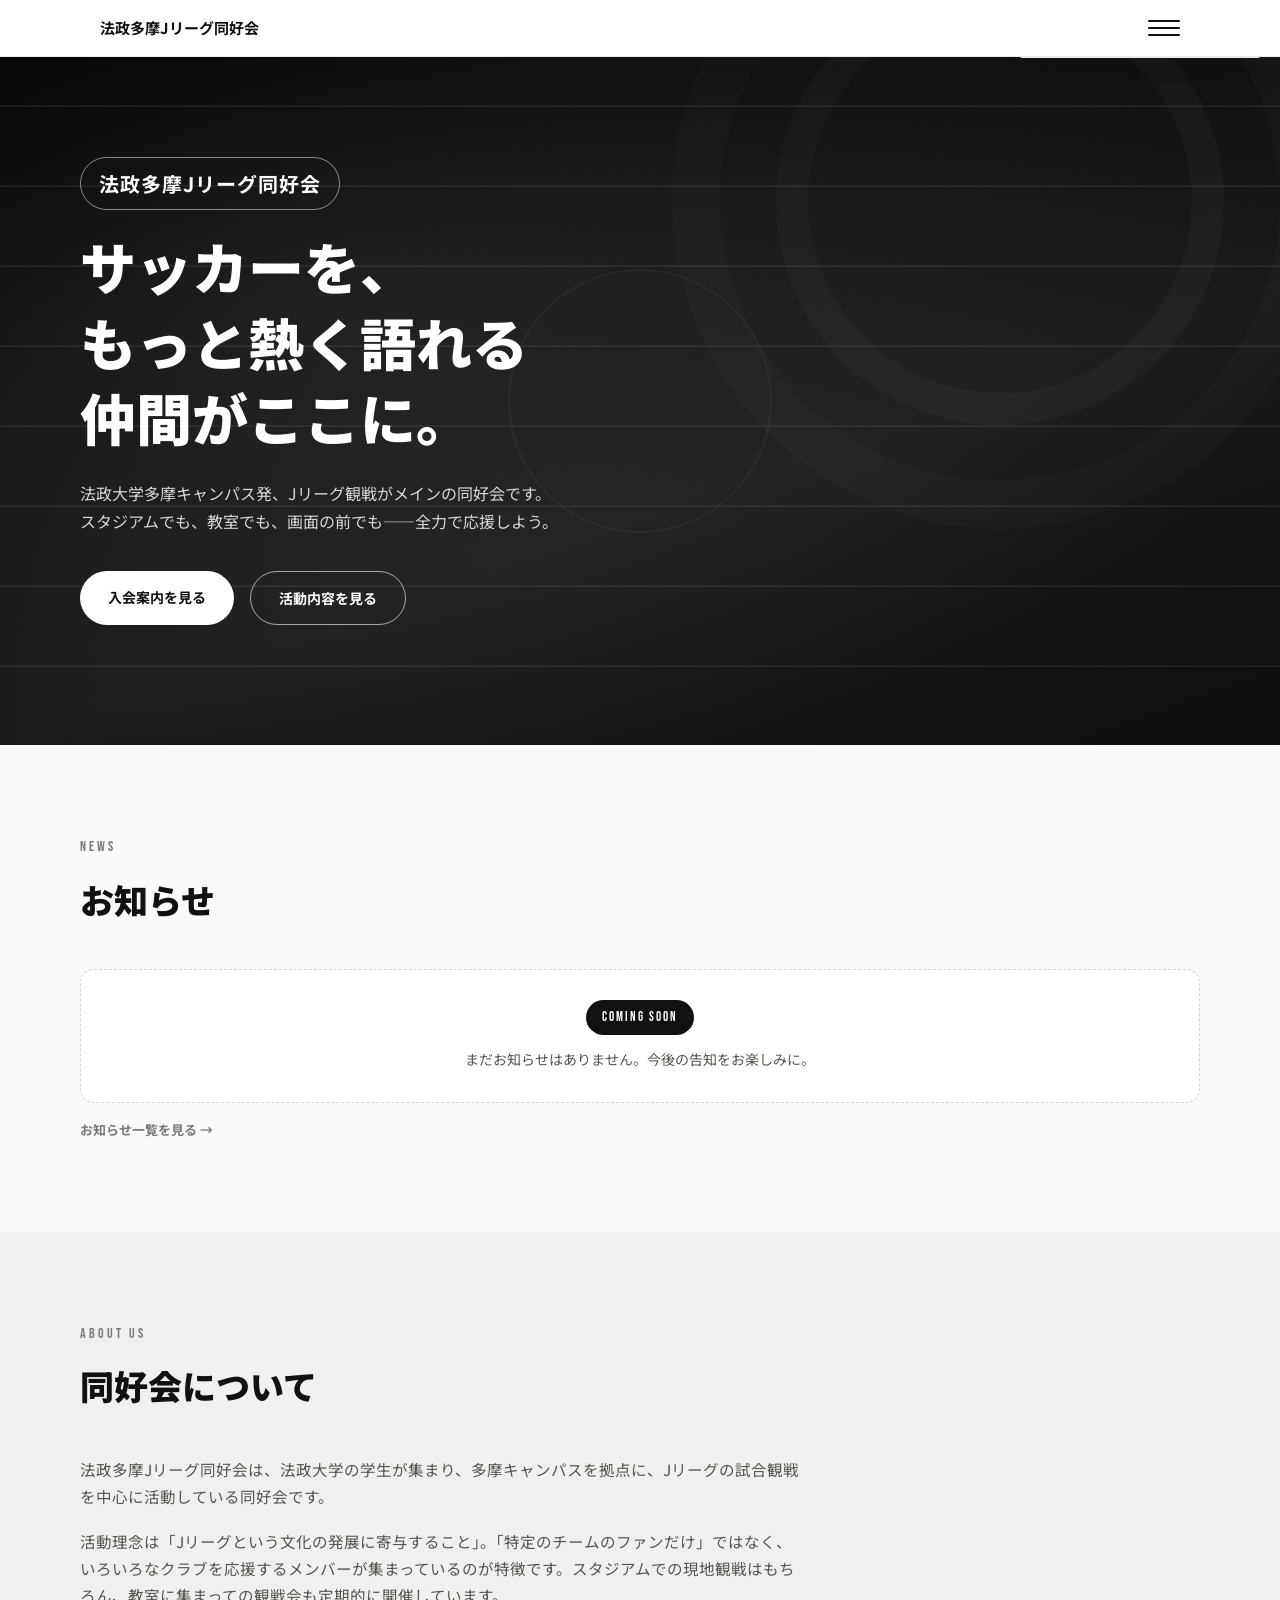
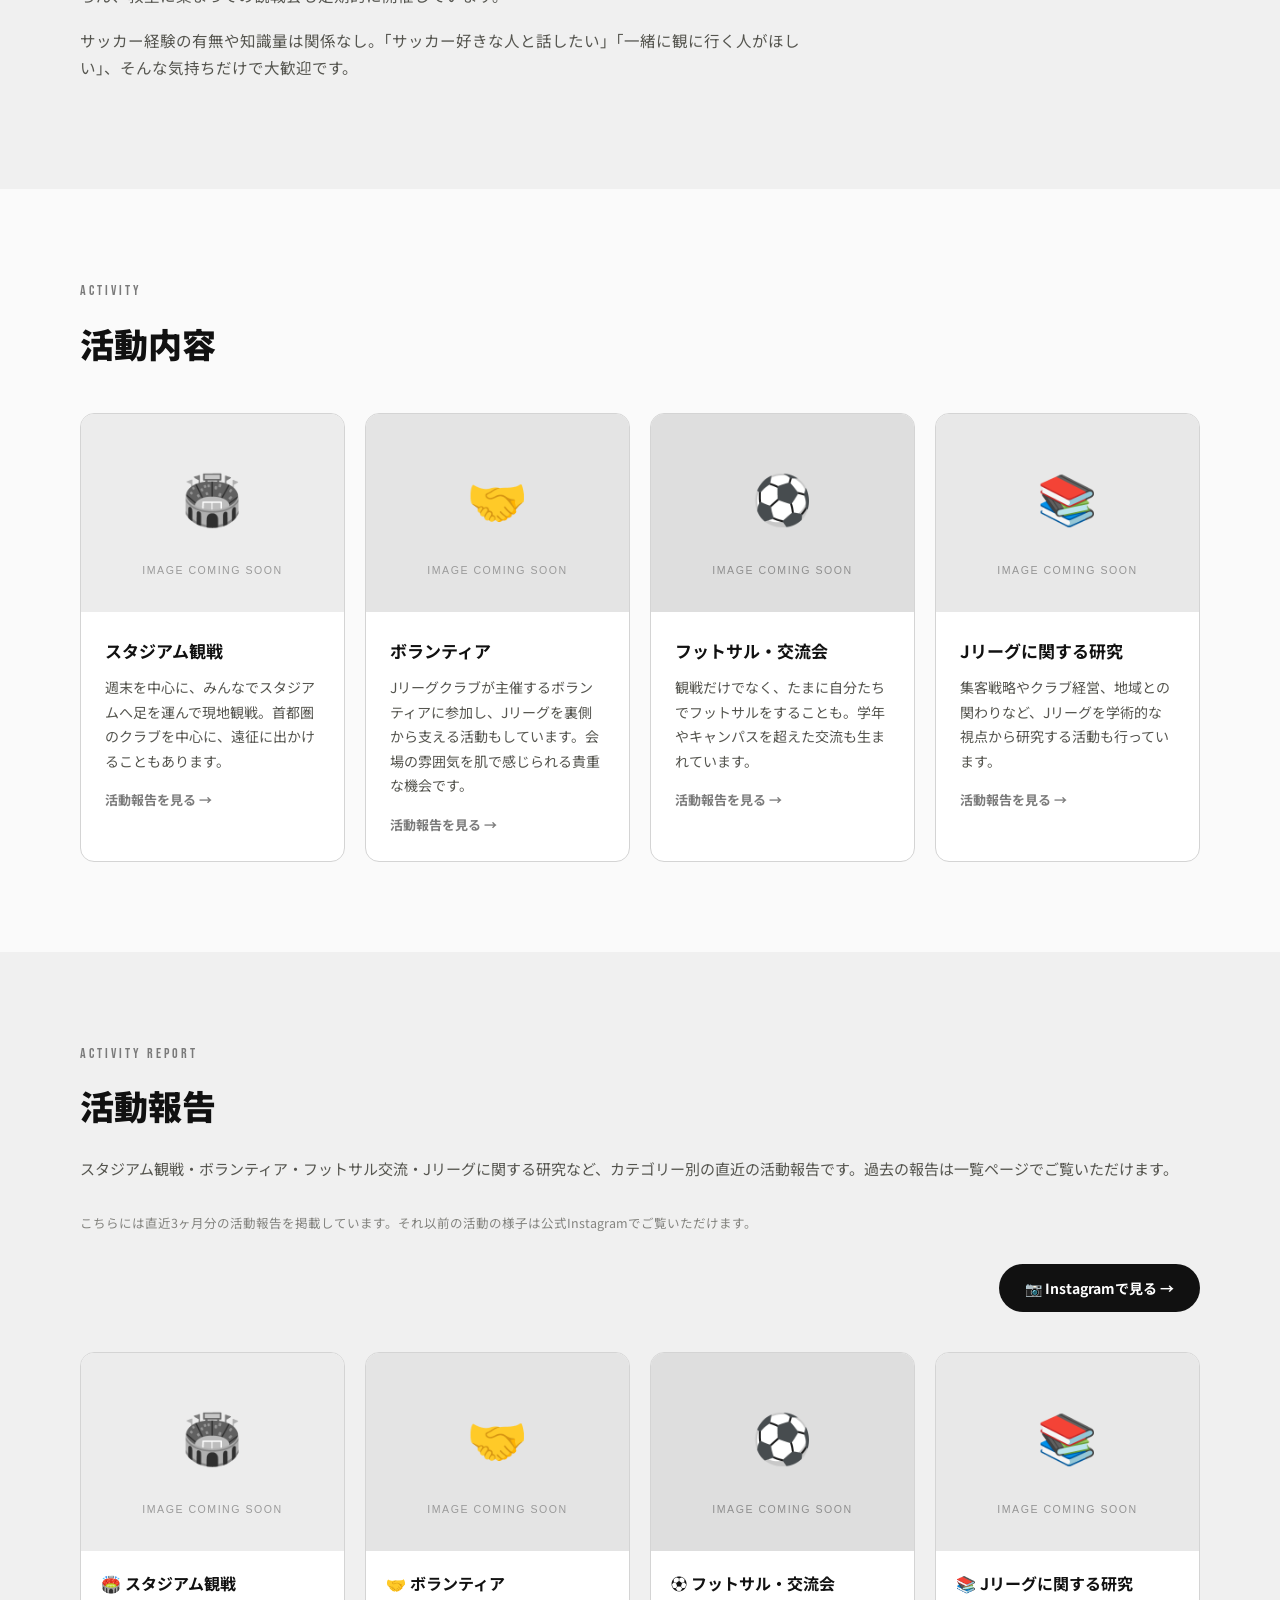
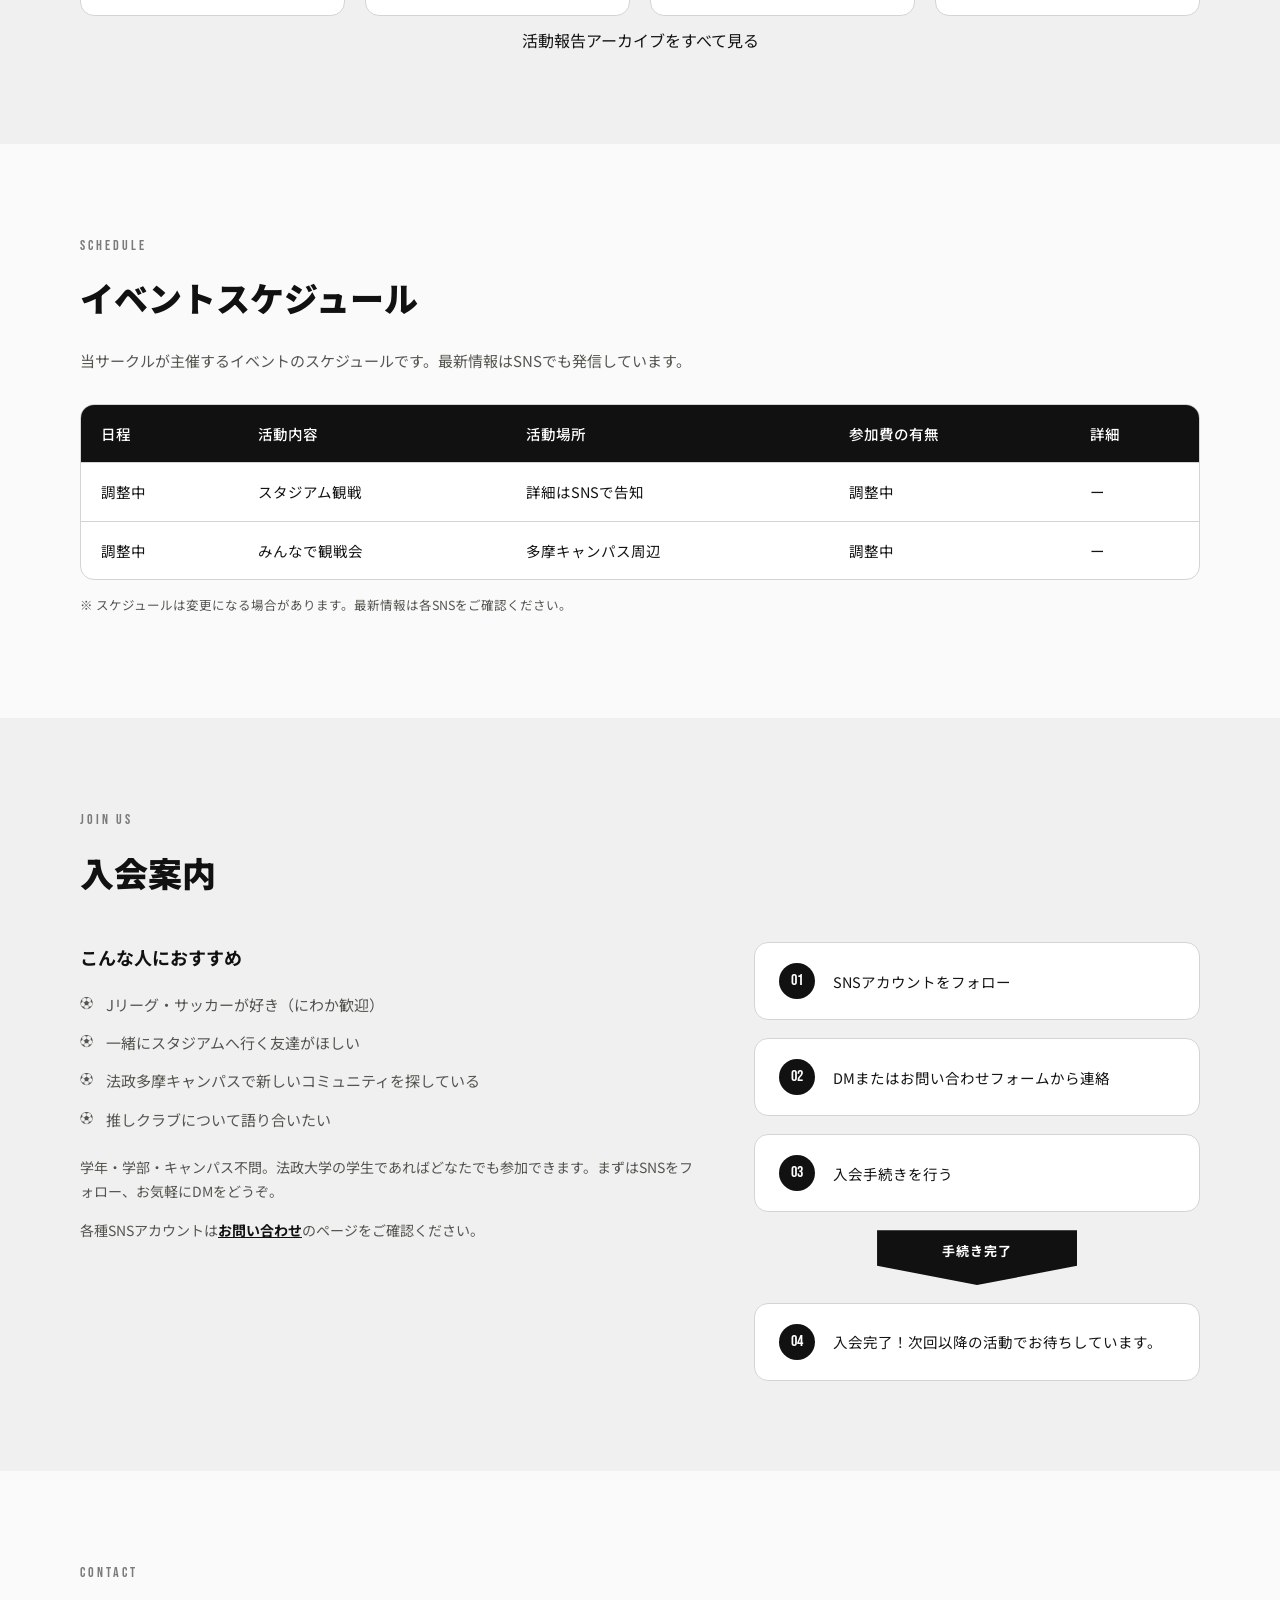
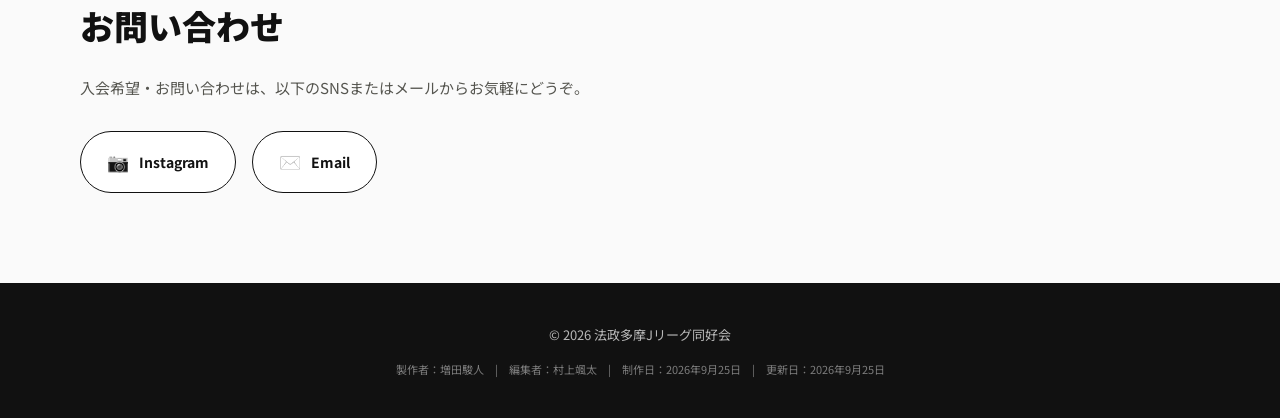
<file: index.html>
<!DOCTYPE html>
<html lang="ja">
<head>
<meta charset="UTF-8">
<meta name="viewport" content="width=device-width, initial-scale=1.0">
<title>法政多摩Jリーグ同好会</title>
<link rel="preconnect" href="https://fonts.googleapis.com">
<link href="https://fonts.googleapis.com/css2?family=Noto+Sans+JP:wght@400;500;700;900&family=Bebas+Neue&display=swap" rel="stylesheet">
<link rel="stylesheet" href="style.css">
</head>
<body>

<header class="site-header" id="header">
  <div class="header-inner">
    <a href="#top" class="logo">
      <span class="logo-text">法政多摩Jリーグ同好会</span>
    </a>
    <nav class="nav" id="nav">
      <a href="#news">お知らせ</a>
      <a href="#about">同好会について</a>
      <a href="#activity">活動内容</a>
      <a href="#reports">活動報告</a>
      <a href="#schedule">イベントスケジュール</a>
      <a href="#join">入会案内</a>
      <a href="#contact">お問い合わせ</a>
      <a href="exchange.html">交流会申し込み</a>
    </nav>
    <button class="nav-toggle" id="navToggle" aria-label="メニューを開く">
      <span></span><span></span><span></span>
    </button>
  </div>
</header>

<main>

  <section class="hero" id="top">
    <div class="hero-slideshow" aria-hidden="true">
      <div class="hero-slide is-active" data-content-bg="hero_bg_1" style="background-image: url('assets/hero-bg-1.svg');"></div>
      <div class="hero-slide" data-content-bg="hero_bg_2" style="background-image: url('assets/hero-bg-2.svg');"></div>
      <div class="hero-slide" data-content-bg="hero_bg_3" style="background-image: url('assets/hero-bg-3.svg');"></div>
    </div>
    <div class="hero-overlay" aria-hidden="true"></div>
    <div class="pitch-lines" aria-hidden="true"></div>
    <div class="hero-inner">
      <div class="hero-text">
        <p class="hero-eyebrow hero-eyebrow--brand">法政多摩Jリーグ同好会</p>
        <h1 class="hero-title" data-content="hero_title">サッカーを、<br>もっと熱く語れる<br>仲間がここに。</h1>
        <p class="hero-lead" data-content="hero_lead">法政大学多摩キャンパス発、Jリーグ観戦がメインの同好会です。<br>スタジアムでも、教室でも、画面の前でも――全力で応援しよう。</p>
        <div class="hero-buttons">
          <a href="#join" class="btn btn-primary">入会案内を見る</a>
          <a href="#activity" class="btn btn-outline">活動内容を見る</a>
        </div>
      </div>
    </div>
  </section>

  <section class="section" id="news">
    <div class="section-inner">
      <p class="section-label">NEWS</p>
      <h2 class="section-title">お知らせ</h2>
      <div class="report-list">
        <div class="report-soon">
          <span class="report-soon-badge">COMING SOON</span>
          <p>まだお知らせはありません。今後の告知をお楽しみに。</p>
        </div>
      </div>
      <a href="news.html" class="card-link">お知らせ一覧を見る →</a>
    </div>
  </section>

  <section class="section section-alt" id="about">
    <div class="section-inner">
      <p class="section-label">ABOUT US</p>
      <h2 class="section-title">同好会について</h2>
      <div class="about-grid">
        <div class="about-text">
          <p data-content="about_p1">法政多摩Jリーグ同好会は、法政大学の学生が集まり、多摩キャンパスを拠点に、Jリーグの試合観戦を中心に活動している同好会です。</p>
          <p data-content="about_p2">活動理念は「Jリーグという文化の発展に寄与すること」。「特定のチームのファンだけ」ではなく、いろいろなクラブを応援するメンバーが集まっているのが特徴です。スタジアムでの現地観戦はもちろん、教室に集まっての観戦会も定期的に開催しています。</p>
          <p data-content="about_p3">サッカー経験の有無や知識量は関係なし。「サッカー好きな人と話したい」「一緒に観に行く人がほしい」、そんな気持ちだけで大歓迎です。</p>
        </div>
      </div>
    </div>
  </section>

  <section class="section" id="activity">
    <div class="section-inner">
      <p class="section-label">ACTIVITY</p>
      <h2 class="section-title">活動内容</h2>
      <div class="card-grid">
        <a class="activity-card activity-card--media" href="reports-stadium.html">
          <div class="activity-card-image">
            <img src="assets/cover-stadium.svg" alt="スタジアム観戦のイメージ" data-content-image="activity_cover_stadium">
          </div>
          <div class="activity-card-body">
            <h3>スタジアム観戦</h3>
            <p data-content="activity_stadium_desc">週末を中心に、みんなでスタジアムへ足を運んで現地観戦。首都圏のクラブを中心に、遠征に出かけることもあります。</p>
            <span class="card-link">活動報告を見る →</span>
          </div>
        </a>
        <a class="activity-card activity-card--media" href="reports-volunteer.html">
          <div class="activity-card-image">
            <img src="assets/cover-volunteer.svg" alt="ボランティアのイメージ" data-content-image="activity_cover_volunteer">
          </div>
          <div class="activity-card-body">
            <h3>ボランティア</h3>
            <p data-content="activity_volunteer_desc">Jリーグクラブが主催するボランティアに参加し、Jリーグを裏側から支える活動もしています。会場の雰囲気を肌で感じられる貴重な機会です。</p>
            <span class="card-link">活動報告を見る →</span>
          </div>
        </a>
        <a class="activity-card activity-card--media" href="reports-futsal.html">
          <div class="activity-card-image">
            <img src="assets/cover-futsal.svg" alt="フットサル・交流会のイメージ" data-content-image="activity_cover_futsal">
          </div>
          <div class="activity-card-body">
            <h3>フットサル・交流会</h3>
            <p data-content="activity_futsal_desc">観戦だけでなく、たまに自分たちでフットサルをすることも。学年やキャンパスを超えた交流も生まれています。</p>
            <span class="card-link">活動報告を見る →</span>
          </div>
        </a>
        <a class="activity-card activity-card--media" href="reports-research.html">
          <div class="activity-card-image">
            <img src="assets/cover-research.svg" alt="Jリーグに関する研究のイメージ" data-content-image="activity_cover_research">
          </div>
          <div class="activity-card-body">
            <h3>Jリーグに関する研究</h3>
            <p data-content="activity_research_desc">集客戦略やクラブ経営、地域との関わりなど、Jリーグを学術的な視点から研究する活動も行っています。</p>
            <span class="card-link">活動報告を見る →</span>
          </div>
        </a>
      </div>
    </div>
  </section>

  <section class="section section-alt" id="reports">
    <div class="section-inner">
      <p class="section-label">ACTIVITY REPORT</p>
      <h2 class="section-title">活動報告</h2>
      <p class="section-note">スタジアム観戦・ボランティア・フットサル交流・Jリーグに関する研究など、カテゴリー別の直近の活動報告です。過去の報告は一覧ページでご覧いただけます。</p>
      <p class="section-note small">こちらには直近3ヶ月分の活動報告を掲載しています。それ以前の活動の様子は公式Instagramでご覧いただけます。</p>
      <a href="https://instagram.com/hoseitamajleague" target="_blank" rel="noopener" class="instagram-cta">📷 Instagramで見る →</a>

      <div class="card-grid">
        <a class="report-preview-card" href="reports-stadium.html">
          <div class="report-preview-image">
            <img src="assets/cover-stadium.svg" alt="スタジアム観戦のイメージ" data-content-image="report_cover_stadium">
          </div>
          <h3 class="report-preview-title">🏟️ スタジアム観戦</h3>
        </a>
        <a class="report-preview-card" href="reports-volunteer.html">
          <div class="report-preview-image">
            <img src="assets/cover-volunteer.svg" alt="ボランティアのイメージ" data-content-image="report_cover_volunteer">
          </div>
          <h3 class="report-preview-title">🤝 ボランティア</h3>
        </a>
        <a class="report-preview-card" href="reports-futsal.html">
          <div class="report-preview-image">
            <img src="assets/cover-futsal.svg" alt="フットサル・交流会のイメージ" data-content-image="report_cover_futsal">
          </div>
          <h3 class="report-preview-title">⚽ フットサル・交流会</h3>
        </a>
        <a class="report-preview-card" href="reports-research.html">
          <div class="report-preview-image">
            <img src="assets/cover-research.svg" alt="Jリーグに関する研究のイメージ" data-content-image="report_cover_research">
          </div>
          <h3 class="report-preview-title">📚 Jリーグに関する研究</h3>
        </a>
      </div>

      <a href="reports.html" class="btn-submit reports-archive-btn">活動報告アーカイブをすべて見る</a>
    </div>
  </section>

  <section class="section" id="schedule">
    <div class="section-inner">
      <p class="section-label">SCHEDULE</p>
      <h2 class="section-title">イベントスケジュール</h2>
      <p class="section-note">当サークルが主催するイベントのスケジュールです。最新情報はSNSでも発信しています。</p>
      <div class="schedule-table-wrap">
        <table class="schedule-table">
          <thead>
            <tr>
              <th>日程</th>
              <th>活動内容</th>
              <th>活動場所</th>
              <th>参加費の有無</th>
              <th>詳細</th>
            </tr>
          </thead>
          <tbody>
            <tr>
              <td>調整中</td>
              <td>スタジアム観戦</td>
              <td>詳細はSNSで告知</td>
              <td>調整中</td>
              <td>ー</td>
            </tr>
            <tr>
              <td>調整中</td>
              <td>みんなで観戦会</td>
              <td>多摩キャンパス周辺</td>
              <td>調整中</td>
              <td>ー</td>
            </tr>
          </tbody>
        </table>
      </div>
      <p class="schedule-caption">※ スケジュールは変更になる場合があります。最新情報は各SNSをご確認ください。</p>
    </div>
  </section>

  <section class="section section-alt" id="join">
    <div class="section-inner">
      <p class="section-label">JOIN US</p>
      <h2 class="section-title">入会案内</h2>
      <div class="join-grid">
        <div class="join-text">
          <h3>こんな人におすすめ</h3>
          <ul class="join-list">
            <li>Jリーグ・サッカーが好き（にわか歓迎）</li>
            <li>一緒にスタジアムへ行く友達がほしい</li>
            <li>法政多摩キャンパスで新しいコミュニティを探している</li>
            <li>推しクラブについて語り合いたい</li>
          </ul>
          <p class="join-note">学年・学部・キャンパス不問。法政大学の学生であればどなたでも参加できます。まずはSNSをフォロー、お気軽にDMをどうぞ。</p>
          <p class="join-note">各種SNSアカウントは<a href="#contact">お問い合わせ</a>のページをご確認ください。</p>
        </div>
        <div class="join-steps">
          <div class="step">
            <span class="step-num">01</span>
            <p>SNSアカウントをフォロー</p>
          </div>
          <div class="step">
            <span class="step-num">02</span>
            <p>DMまたはお問い合わせフォームから連絡</p>
          </div>
          <div class="step">
            <span class="step-num">03</span>
            <p>入会手続きを行う</p>
          </div>
          <div class="step-arrow">手続き完了</div>
          <div class="step">
            <span class="step-num">04</span>
            <p>入会完了！次回以降の活動でお待ちしています。</p>
          </div>
        </div>
      </div>
    </div>
  </section>

  <section class="section" id="contact">
    <div class="section-inner">
      <p class="section-label">CONTACT</p>
      <h2 class="section-title">お問い合わせ</h2>
      <p class="section-note">入会希望・お問い合わせは、以下のSNSまたはメールからお気軽にどうぞ。</p>
      <div class="sns-links">
        <a href="https://instagram.com/hoseitamajleague" class="sns-link" target="_blank" rel="noopener">
          <span class="sns-icon">📷</span>
          <span>Instagram</span>
        </a>
        <a href="mailto:hoseijleaguekanbu@gmail.com" class="sns-link">
          <span class="sns-icon">✉️</span>
          <span>Email</span>
        </a>
      </div>
    </div>
  </section>

</main>

<div class="gallery-modal" id="galleryModal" aria-hidden="true">
  <div class="gallery-modal-inner">
    <button class="gallery-modal-close" aria-label="閉じる">×</button>
    <h3 class="gallery-modal-title"></h3>
    <div class="gallery-modal-grid"></div>
  </div>
</div>

<footer class="site-footer">
  <p>&copy; 2026 法政多摩Jリーグ同好会</p>
  <p class="footer-credit">製作者：増田駿人　|　編集者：<span data-content="footer_editor">村上颯太</span>　|　制作日：2026年9月25日　|　更新日：<span data-content="footer_updated">2026年9月25日</span></p>
</footer>

<script src="script.js"></script>
</body>
</html>
</file>
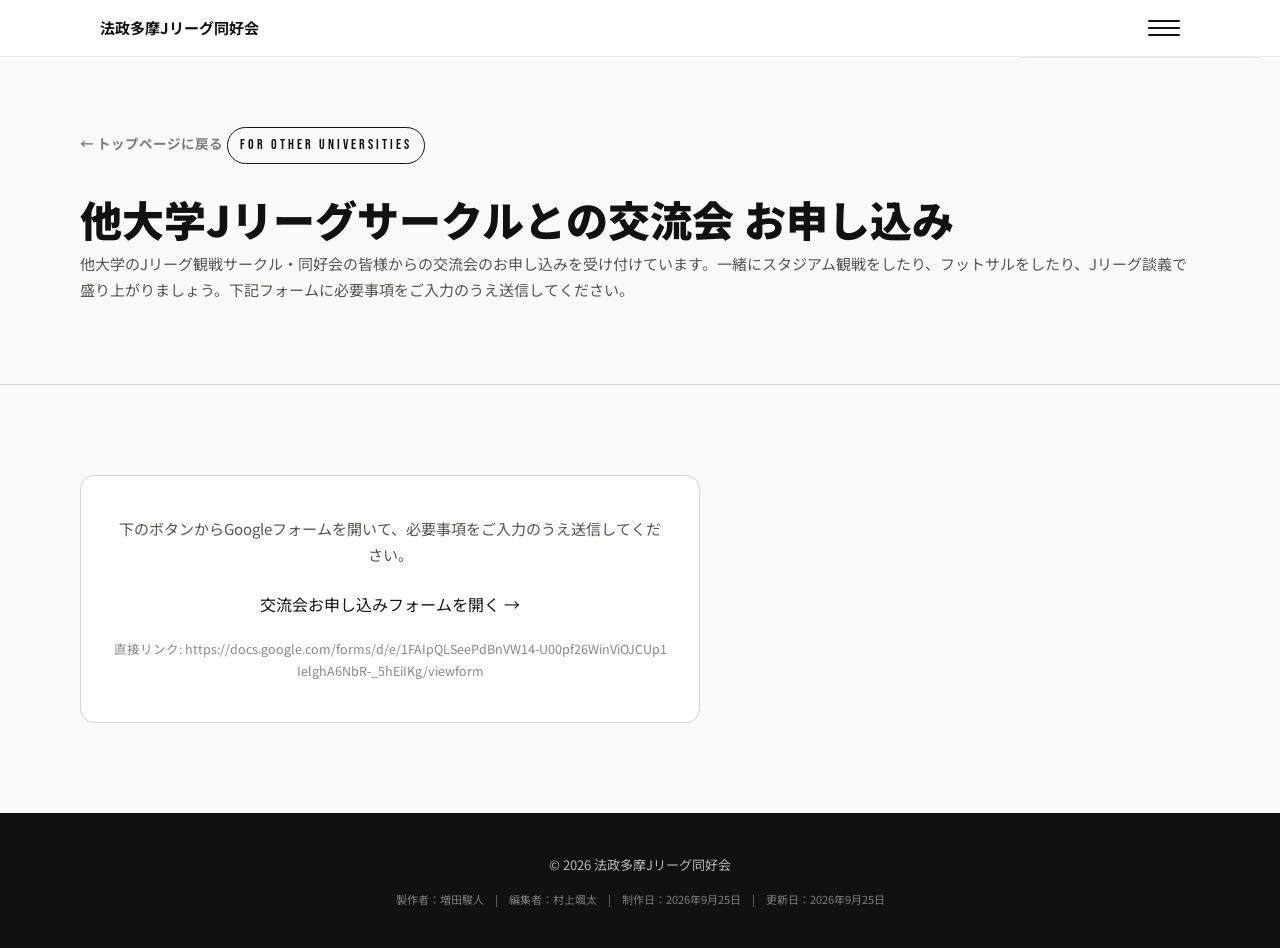
<file: exchange.html>
<!DOCTYPE html>
<html lang="ja">
<head>
<meta charset="UTF-8">
<meta name="viewport" content="width=device-width, initial-scale=1.0">
<title>交流会お申し込み | 法政多摩Jリーグ同好会</title>
<link rel="preconnect" href="https://fonts.googleapis.com">
<link href="https://fonts.googleapis.com/css2?family=Noto+Sans+JP:wght@400;500;700;900&family=Bebas+Neue&display=swap" rel="stylesheet">
<link rel="stylesheet" href="style.css">
</head>
<body>

<header class="site-header" id="header">
  <div class="header-inner">
    <a href="index.html" class="logo">
      <span class="logo-text">法政多摩Jリーグ同好会</span>
    </a>
    <nav class="nav" id="nav">
      <a href="news.html">お知らせ</a>
      <a href="index.html#about">同好会について</a>
      <a href="index.html#activity">活動内容</a>
      <a href="index.html#reports">活動報告</a>
      <a href="index.html#schedule">イベントスケジュール</a>
      <a href="index.html#join">入会案内</a>
      <a href="exchange.html" class="nav-current">交流会申し込み</a>
    </nav>
    <button class="nav-toggle" id="navToggle" aria-label="メニューを開く">
      <span></span><span></span><span></span>
    </button>
  </div>
</header>

<main>

  <section class="report-hero">
    <div class="section-inner">
      <a href="index.html" class="report-back">← トップページに戻る</a>
      <p class="hero-eyebrow hero-eyebrow-dark">FOR OTHER UNIVERSITIES</p>
      <h1 class="report-hero-title">他大学Jリーグサークルとの交流会 お申し込み</h1>
      <p class="section-note">他大学のJリーグ観戦サークル・同好会の皆様からの交流会のお申し込みを受け付けています。一緒にスタジアム観戦をしたり、フットサルをしたり、Jリーグ談義で盛り上がりましょう。下記フォームに必要事項をご入力のうえ送信してください。</p>
    </div>
  </section>

  <section class="section">
    <div class="section-inner">
      <div class="form-wrap gform-cta">
        <p class="gform-cta-lead">下のボタンからGoogleフォームを開いて、必要事項をご入力のうえ送信してください。</p>
        <a href="https://docs.google.com/forms/d/e/1FAIpQLSeePdBnVW14-U00pf26WinViOJCUp1IelghA6NbR-_5hEiIKg/viewform" target="_blank" rel="noopener" class="btn-submit">交流会お申し込みフォームを開く →</a>
        <p class="section-note small">直接リンク: https://docs.google.com/forms/d/e/1FAIpQLSeePdBnVW14-U00pf26WinViOJCUp1IelghA6NbR-_5hEiIKg/viewform</p>
      </div>
    </div>
  </section>

</main>

<footer class="site-footer">
  <p>&copy; 2026 法政多摩Jリーグ同好会</p>
  <p class="footer-credit">製作者：増田駿人　|　編集者：<span data-content="footer_editor">村上颯太</span>　|　制作日：2026年9月25日　|　更新日：<span data-content="footer_updated">2026年9月25日</span></p>
</footer>

<script src="script.js"></script>
</body>
</html>
</file>
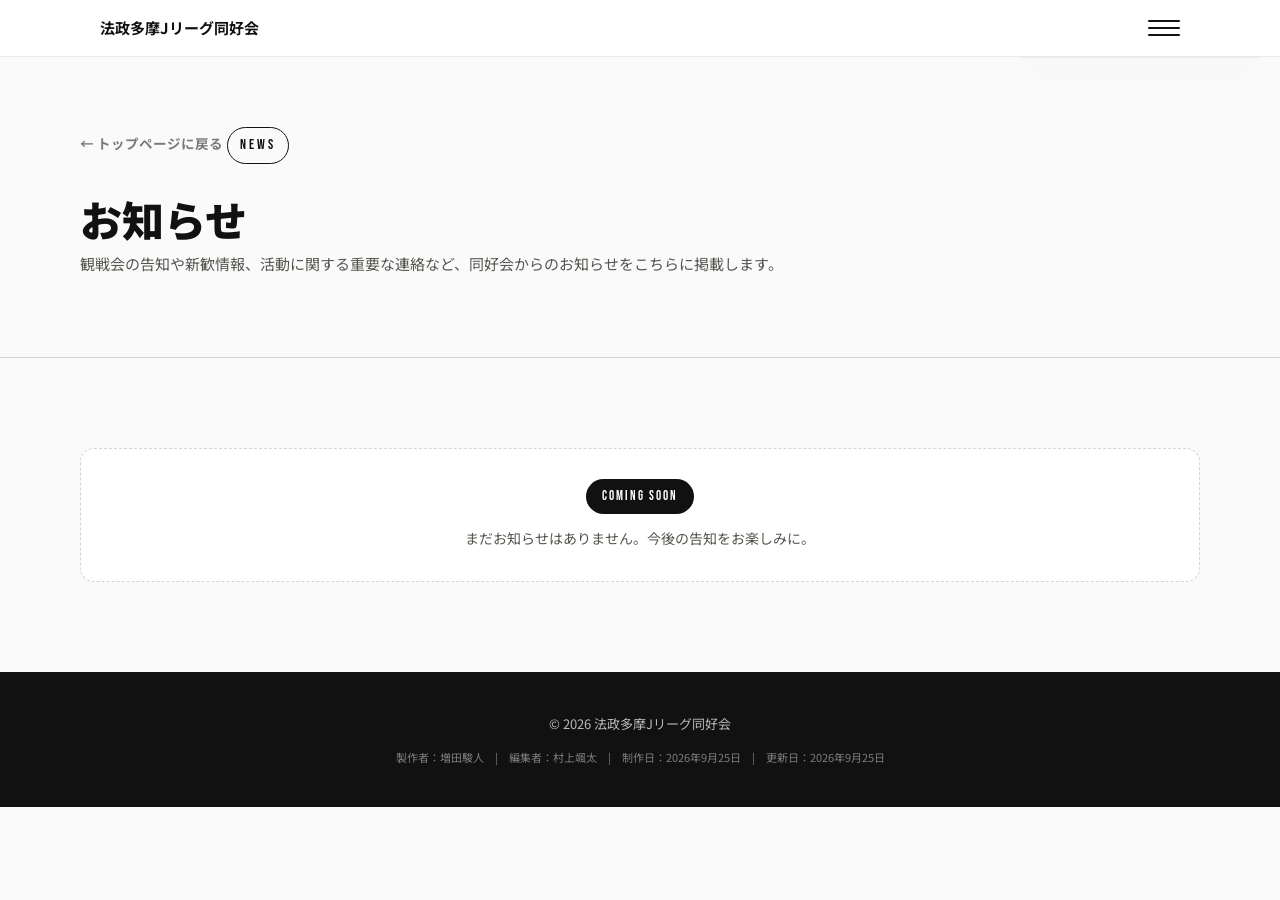
<file: news.html>
<!DOCTYPE html>
<html lang="ja">
<head>
<meta charset="UTF-8">
<meta name="viewport" content="width=device-width, initial-scale=1.0">
<title>お知らせ | 法政多摩Jリーグ同好会</title>
<link rel="preconnect" href="https://fonts.googleapis.com">
<link href="https://fonts.googleapis.com/css2?family=Noto+Sans+JP:wght@400;500;700;900&family=Bebas+Neue&display=swap" rel="stylesheet">
<link rel="stylesheet" href="style.css">
</head>
<body>

<header class="site-header" id="header">
  <div class="header-inner">
    <a href="index.html" class="logo">
      <span class="logo-text">法政多摩Jリーグ同好会</span>
    </a>
    <nav class="nav" id="nav">
      <a href="news.html" class="nav-current">お知らせ</a>
      <a href="index.html#about">同好会について</a>
      <a href="index.html#activity">活動内容</a>
      <a href="index.html#reports">活動報告</a>
      <a href="index.html#schedule">イベントスケジュール</a>
      <a href="index.html#join">入会案内</a>
      <a href="index.html#contact">お問い合わせ</a>
      <a href="exchange.html">交流会申し込み</a>
    </nav>
    <button class="nav-toggle" id="navToggle" aria-label="メニューを開く">
      <span></span><span></span><span></span>
    </button>
  </div>
</header>

<main>

  <section class="report-hero">
    <div class="section-inner">
      <a href="index.html" class="report-back">← トップページに戻る</a>
      <p class="hero-eyebrow hero-eyebrow-dark">NEWS</p>
      <h1 class="report-hero-title">お知らせ</h1>
      <p class="section-note">観戦会の告知や新歓情報、活動に関する重要な連絡など、同好会からのお知らせをこちらに掲載します。</p>
    </div>
  </section>

  <section class="section">
    <div class="section-inner">
      <div class="report-list" id="newsArchiveList">
        <div class="report-soon">
          <span class="report-soon-badge">COMING SOON</span>
          <p>まだお知らせはありません。今後の告知をお楽しみに。</p>
        </div>
      </div>
    </div>
  </section>

</main>

<footer class="site-footer">
  <p>&copy; 2026 法政多摩Jリーグ同好会</p>
  <p class="footer-credit">製作者：増田駿人　|　編集者：<span data-content="footer_editor">村上颯太</span>　|　制作日：2026年9月25日　|　更新日：<span data-content="footer_updated">2026年9月25日</span></p>
</footer>

<script src="script.js"></script>
</body>
</html>
</file>
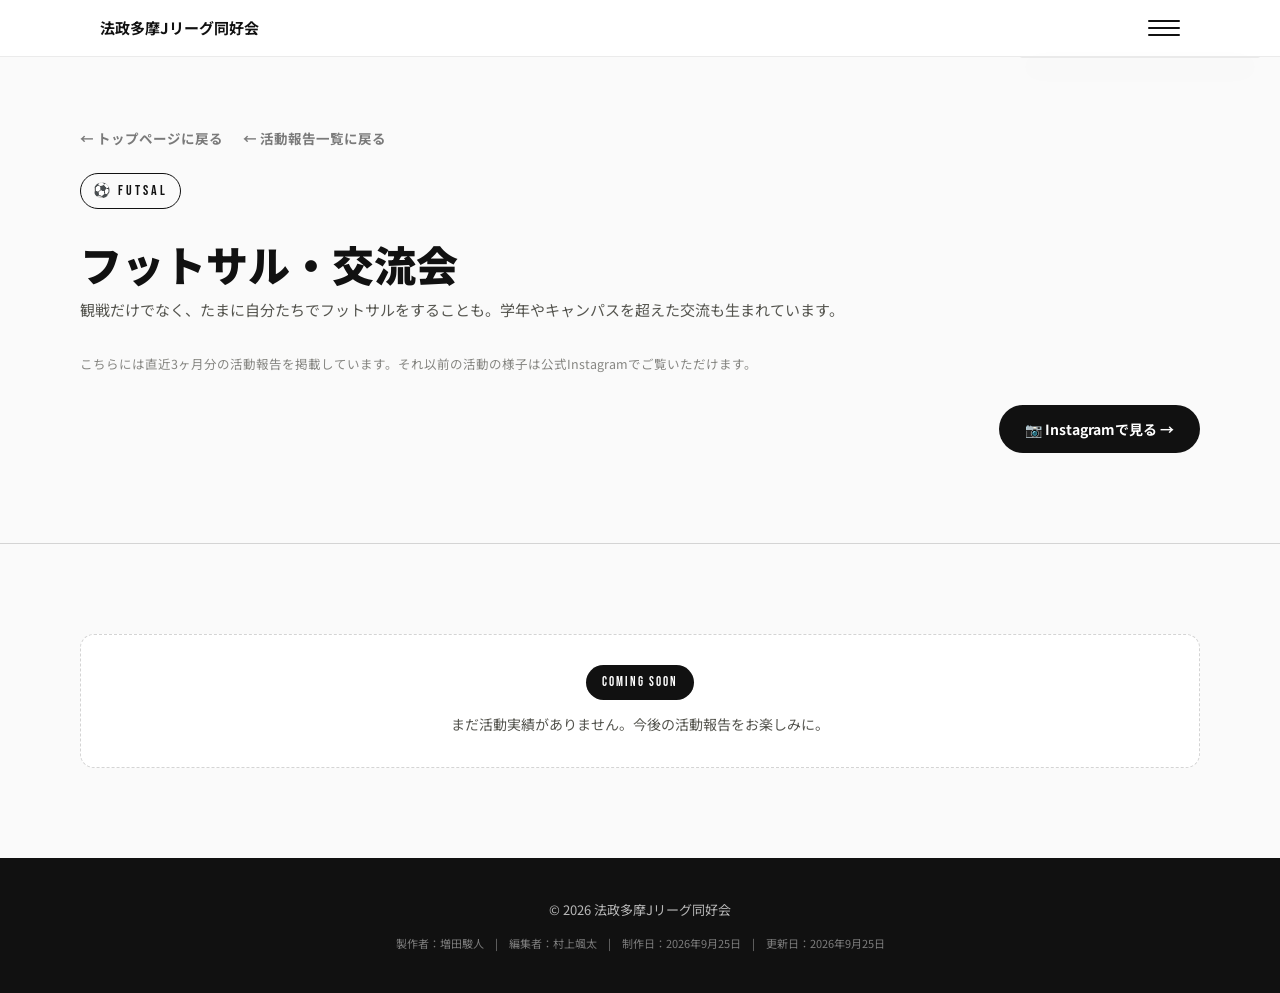
<file: reports-futsal.html>
<!DOCTYPE html>
<html lang="ja">
<head>
<meta charset="UTF-8">
<meta name="viewport" content="width=device-width, initial-scale=1.0">
<title>フットサル・交流会の活動報告 | 法政多摩Jリーグ同好会</title>
<link rel="preconnect" href="https://fonts.googleapis.com">
<link href="https://fonts.googleapis.com/css2?family=Noto+Sans+JP:wght@400;500;700;900&family=Bebas+Neue&display=swap" rel="stylesheet">
<link rel="stylesheet" href="style.css">
</head>
<body>

<header class="site-header" id="header">
  <div class="header-inner">
    <a href="index.html" class="logo">
      <span class="logo-text">法政多摩Jリーグ同好会</span>
    </a>
    <nav class="nav" id="nav">
      <a href="index.html#news">お知らせ</a>
      <a href="index.html#about">同好会について</a>
      <a href="index.html#activity">活動内容</a>
      <a href="reports.html" class="nav-current">活動報告</a>
      <a href="index.html#schedule">イベントスケジュール</a>
      <a href="index.html#join">入会案内</a>
      <a href="index.html#contact">お問い合わせ</a>
      <a href="exchange.html">交流会申し込み</a>
    </nav>
    <button class="nav-toggle" id="navToggle" aria-label="メニューを開く">
      <span></span><span></span><span></span>
    </button>
  </div>
</header>

<main>

  <section class="report-hero">
    <div class="section-inner">
      <div class="report-back-row">
        <a href="index.html" class="report-back">← トップページに戻る</a>
        <a href="reports.html" class="report-back">← 活動報告一覧に戻る</a>
      </div>
      <p class="hero-eyebrow hero-eyebrow-dark">⚽ FUTSAL</p>
      <h1 class="report-hero-title">フットサル・交流会</h1>
      <p class="section-note" data-content="activity_futsal_desc">観戦だけでなく、たまに自分たちでフットサルをすることも。学年やキャンパスを超えた交流も生まれています。</p>
      <p class="section-note small">こちらには直近3ヶ月分の活動報告を掲載しています。それ以前の活動の様子は公式Instagramでご覧いただけます。</p>
      <a href="https://instagram.com/hoseitamajleague" target="_blank" rel="noopener" class="instagram-cta">📷 Instagramで見る →</a>
    </div>
  </section>

  <section class="section">
    <div class="section-inner">
      <div class="report-list" data-category="futsal">
        <div class="report-soon">
          <span class="report-soon-badge">COMING SOON</span>
          <p>まだ活動実績がありません。今後の活動報告をお楽しみに。</p>
        </div>
      </div>
    </div>
  </section>

</main>

<div class="gallery-modal" id="galleryModal" aria-hidden="true">
  <div class="gallery-modal-inner">
    <button class="gallery-modal-close" aria-label="閉じる">×</button>
    <h3 class="gallery-modal-title"></h3>
    <div class="gallery-modal-grid"></div>
  </div>
</div>

<footer class="site-footer">
  <p>&copy; 2026 法政多摩Jリーグ同好会</p>
  <p class="footer-credit">製作者：増田駿人　|　編集者：<span data-content="footer_editor">村上颯太</span>　|　制作日：2026年9月25日　|　更新日：<span data-content="footer_updated">2026年9月25日</span></p>
</footer>

<script src="script.js"></script>
</body>
</html>
</file>
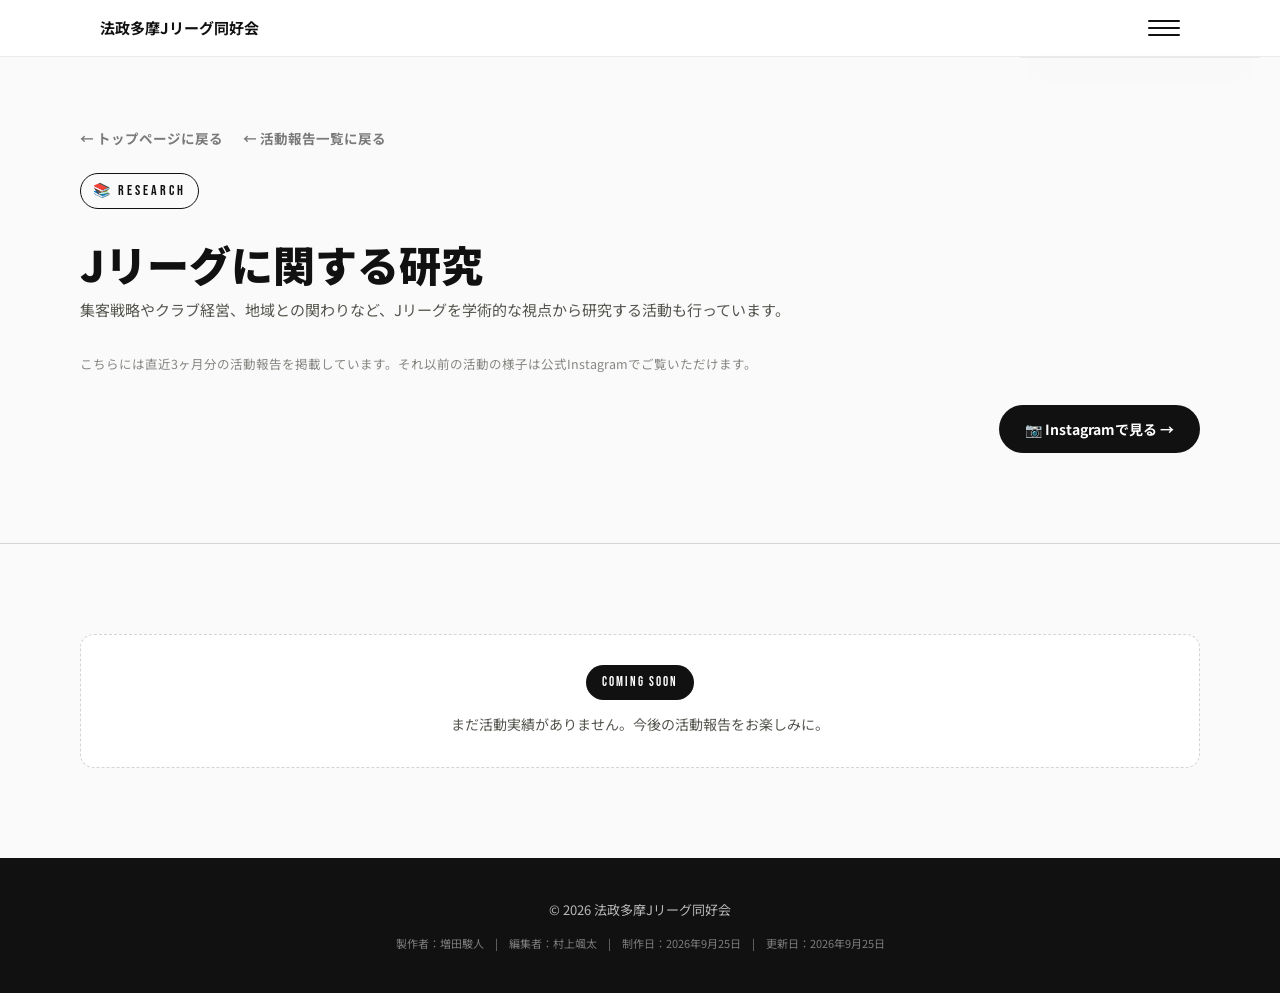
<file: reports-research.html>
<!DOCTYPE html>
<html lang="ja">
<head>
<meta charset="UTF-8">
<meta name="viewport" content="width=device-width, initial-scale=1.0">
<title>Jリーグに関する研究の活動報告 | 法政多摩Jリーグ同好会</title>
<link rel="preconnect" href="https://fonts.googleapis.com">
<link href="https://fonts.googleapis.com/css2?family=Noto+Sans+JP:wght@400;500;700;900&family=Bebas+Neue&display=swap" rel="stylesheet">
<link rel="stylesheet" href="style.css">
</head>
<body>

<header class="site-header" id="header">
  <div class="header-inner">
    <a href="index.html" class="logo">
      <span class="logo-text">法政多摩Jリーグ同好会</span>
    </a>
    <nav class="nav" id="nav">
      <a href="index.html#news">お知らせ</a>
      <a href="index.html#about">同好会について</a>
      <a href="index.html#activity">活動内容</a>
      <a href="reports.html" class="nav-current">活動報告</a>
      <a href="index.html#schedule">イベントスケジュール</a>
      <a href="index.html#join">入会案内</a>
      <a href="index.html#contact">お問い合わせ</a>
      <a href="exchange.html">交流会申し込み</a>
    </nav>
    <button class="nav-toggle" id="navToggle" aria-label="メニューを開く">
      <span></span><span></span><span></span>
    </button>
  </div>
</header>

<main>

  <section class="report-hero">
    <div class="section-inner">
      <div class="report-back-row">
        <a href="index.html" class="report-back">← トップページに戻る</a>
        <a href="reports.html" class="report-back">← 活動報告一覧に戻る</a>
      </div>
      <p class="hero-eyebrow hero-eyebrow-dark">📚 RESEARCH</p>
      <h1 class="report-hero-title">Jリーグに関する研究</h1>
      <p class="section-note" data-content="activity_research_desc">集客戦略やクラブ経営、地域との関わりなど、Jリーグを学術的な視点から研究する活動も行っています。</p>
      <p class="section-note small">こちらには直近3ヶ月分の活動報告を掲載しています。それ以前の活動の様子は公式Instagramでご覧いただけます。</p>
      <a href="https://instagram.com/hoseitamajleague" target="_blank" rel="noopener" class="instagram-cta">📷 Instagramで見る →</a>
    </div>
  </section>

  <section class="section">
    <div class="section-inner">
      <div class="report-list" data-category="research">
        <div class="report-soon">
          <span class="report-soon-badge">COMING SOON</span>
          <p>まだ活動実績がありません。今後の活動報告をお楽しみに。</p>
        </div>
      </div>
    </div>
  </section>

</main>

<div class="gallery-modal" id="galleryModal" aria-hidden="true">
  <div class="gallery-modal-inner">
    <button class="gallery-modal-close" aria-label="閉じる">×</button>
    <h3 class="gallery-modal-title"></h3>
    <div class="gallery-modal-grid"></div>
  </div>
</div>

<footer class="site-footer">
  <p>&copy; 2026 法政多摩Jリーグ同好会</p>
  <p class="footer-credit">製作者：増田駿人　|　編集者：<span data-content="footer_editor">村上颯太</span>　|　制作日：2026年9月25日　|　更新日：<span data-content="footer_updated">2026年9月25日</span></p>
</footer>

<script src="script.js"></script>
</body>
</html>
</file>
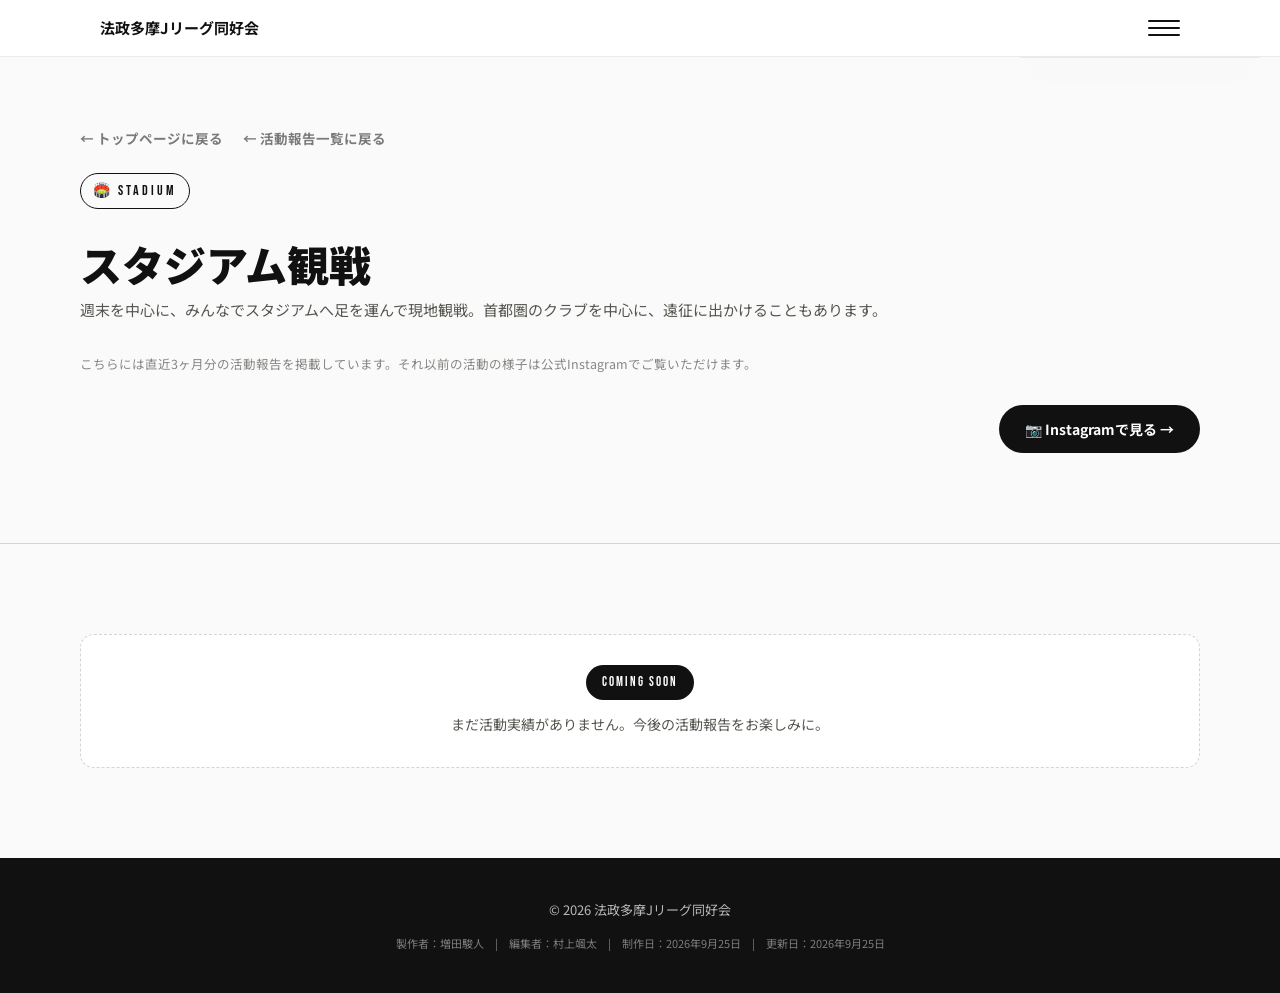
<file: reports-stadium.html>
<!DOCTYPE html>
<html lang="ja">
<head>
<meta charset="UTF-8">
<meta name="viewport" content="width=device-width, initial-scale=1.0">
<title>スタジアム観戦の活動報告 | 法政多摩Jリーグ同好会</title>
<link rel="preconnect" href="https://fonts.googleapis.com">
<link href="https://fonts.googleapis.com/css2?family=Noto+Sans+JP:wght@400;500;700;900&family=Bebas+Neue&display=swap" rel="stylesheet">
<link rel="stylesheet" href="style.css">
</head>
<body>

<header class="site-header" id="header">
  <div class="header-inner">
    <a href="index.html" class="logo">
      <span class="logo-text">法政多摩Jリーグ同好会</span>
    </a>
    <nav class="nav" id="nav">
      <a href="index.html#news">お知らせ</a>
      <a href="index.html#about">同好会について</a>
      <a href="index.html#activity">活動内容</a>
      <a href="reports.html" class="nav-current">活動報告</a>
      <a href="index.html#schedule">イベントスケジュール</a>
      <a href="index.html#join">入会案内</a>
      <a href="index.html#contact">お問い合わせ</a>
      <a href="exchange.html">交流会申し込み</a>
    </nav>
    <button class="nav-toggle" id="navToggle" aria-label="メニューを開く">
      <span></span><span></span><span></span>
    </button>
  </div>
</header>

<main>

  <section class="report-hero">
    <div class="section-inner">
      <div class="report-back-row">
        <a href="index.html" class="report-back">← トップページに戻る</a>
        <a href="reports.html" class="report-back">← 活動報告一覧に戻る</a>
      </div>
      <p class="hero-eyebrow hero-eyebrow-dark">🏟️ STADIUM</p>
      <h1 class="report-hero-title">スタジアム観戦</h1>
      <p class="section-note" data-content="activity_stadium_desc">週末を中心に、みんなでスタジアムへ足を運んで現地観戦。首都圏のクラブを中心に、遠征に出かけることもあります。</p>
      <p class="section-note small">こちらには直近3ヶ月分の活動報告を掲載しています。それ以前の活動の様子は公式Instagramでご覧いただけます。</p>
      <a href="https://instagram.com/hoseitamajleague" target="_blank" rel="noopener" class="instagram-cta">📷 Instagramで見る →</a>
    </div>
  </section>

  <section class="section">
    <div class="section-inner">
      <div class="report-list" data-category="stadium">
        <div class="report-soon">
          <span class="report-soon-badge">COMING SOON</span>
          <p>まだ活動実績がありません。今後の活動報告をお楽しみに。</p>
        </div>
      </div>
    </div>
  </section>

</main>

<div class="gallery-modal" id="galleryModal" aria-hidden="true">
  <div class="gallery-modal-inner">
    <button class="gallery-modal-close" aria-label="閉じる">×</button>
    <h3 class="gallery-modal-title"></h3>
    <div class="gallery-modal-grid"></div>
  </div>
</div>

<footer class="site-footer">
  <p>&copy; 2026 法政多摩Jリーグ同好会</p>
  <p class="footer-credit">製作者：増田駿人　|　編集者：<span data-content="footer_editor">村上颯太</span>　|　制作日：2026年9月25日　|　更新日：<span data-content="footer_updated">2026年9月25日</span></p>
</footer>

<script src="script.js"></script>
</body>
</html>
</file>
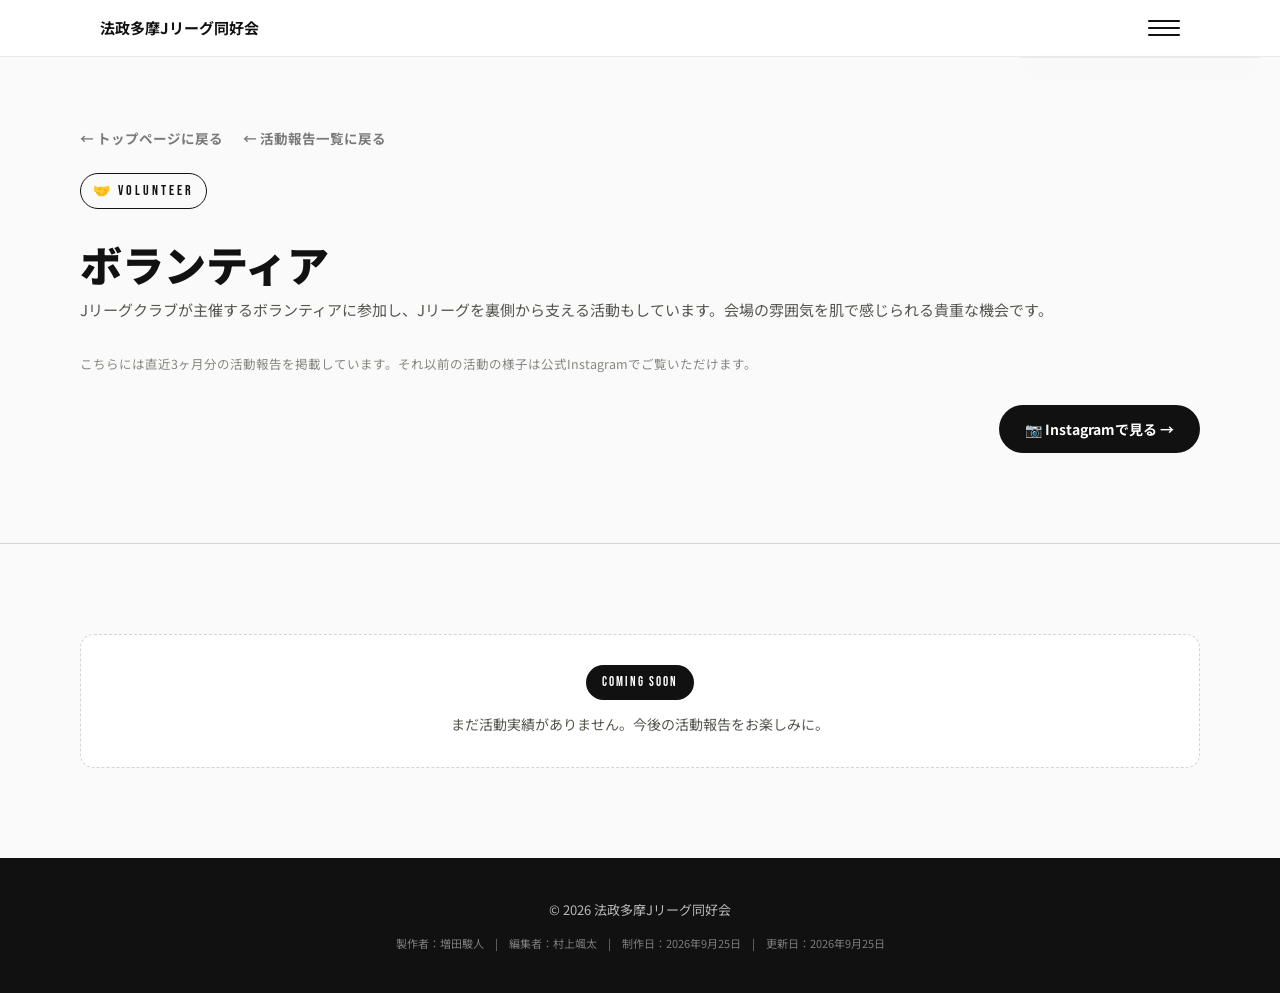
<file: reports-volunteer.html>
<!DOCTYPE html>
<html lang="ja">
<head>
<meta charset="UTF-8">
<meta name="viewport" content="width=device-width, initial-scale=1.0">
<title>ボランティアの活動報告 | 法政多摩Jリーグ同好会</title>
<link rel="preconnect" href="https://fonts.googleapis.com">
<link href="https://fonts.googleapis.com/css2?family=Noto+Sans+JP:wght@400;500;700;900&family=Bebas+Neue&display=swap" rel="stylesheet">
<link rel="stylesheet" href="style.css">
</head>
<body>

<header class="site-header" id="header">
  <div class="header-inner">
    <a href="index.html" class="logo">
      <span class="logo-text">法政多摩Jリーグ同好会</span>
    </a>
    <nav class="nav" id="nav">
      <a href="index.html#news">お知らせ</a>
      <a href="index.html#about">同好会について</a>
      <a href="index.html#activity">活動内容</a>
      <a href="reports.html" class="nav-current">活動報告</a>
      <a href="index.html#schedule">イベントスケジュール</a>
      <a href="index.html#join">入会案内</a>
      <a href="index.html#contact">お問い合わせ</a>
      <a href="exchange.html">交流会申し込み</a>
    </nav>
    <button class="nav-toggle" id="navToggle" aria-label="メニューを開く">
      <span></span><span></span><span></span>
    </button>
  </div>
</header>

<main>

  <section class="report-hero">
    <div class="section-inner">
      <div class="report-back-row">
        <a href="index.html" class="report-back">← トップページに戻る</a>
        <a href="reports.html" class="report-back">← 活動報告一覧に戻る</a>
      </div>
      <p class="hero-eyebrow hero-eyebrow-dark">🤝 VOLUNTEER</p>
      <h1 class="report-hero-title">ボランティア</h1>
      <p class="section-note" data-content="activity_volunteer_desc">Jリーグクラブが主催するボランティアに参加し、Jリーグを裏側から支える活動もしています。会場の雰囲気を肌で感じられる貴重な機会です。</p>
      <p class="section-note small">こちらには直近3ヶ月分の活動報告を掲載しています。それ以前の活動の様子は公式Instagramでご覧いただけます。</p>
      <a href="https://instagram.com/hoseitamajleague" target="_blank" rel="noopener" class="instagram-cta">📷 Instagramで見る →</a>
    </div>
  </section>

  <section class="section">
    <div class="section-inner">
      <div class="report-list" data-category="volunteer">
        <div class="report-soon">
          <span class="report-soon-badge">COMING SOON</span>
          <p>まだ活動実績がありません。今後の活動報告をお楽しみに。</p>
        </div>
      </div>
    </div>
  </section>

</main>

<div class="gallery-modal" id="galleryModal" aria-hidden="true">
  <div class="gallery-modal-inner">
    <button class="gallery-modal-close" aria-label="閉じる">×</button>
    <h3 class="gallery-modal-title"></h3>
    <div class="gallery-modal-grid"></div>
  </div>
</div>

<footer class="site-footer">
  <p>&copy; 2026 法政多摩Jリーグ同好会</p>
  <p class="footer-credit">製作者：増田駿人　|　編集者：<span data-content="footer_editor">村上颯太</span>　|　制作日：2026年9月25日　|　更新日：<span data-content="footer_updated">2026年9月25日</span></p>
</footer>

<script src="script.js"></script>
</body>
</html>
</file>
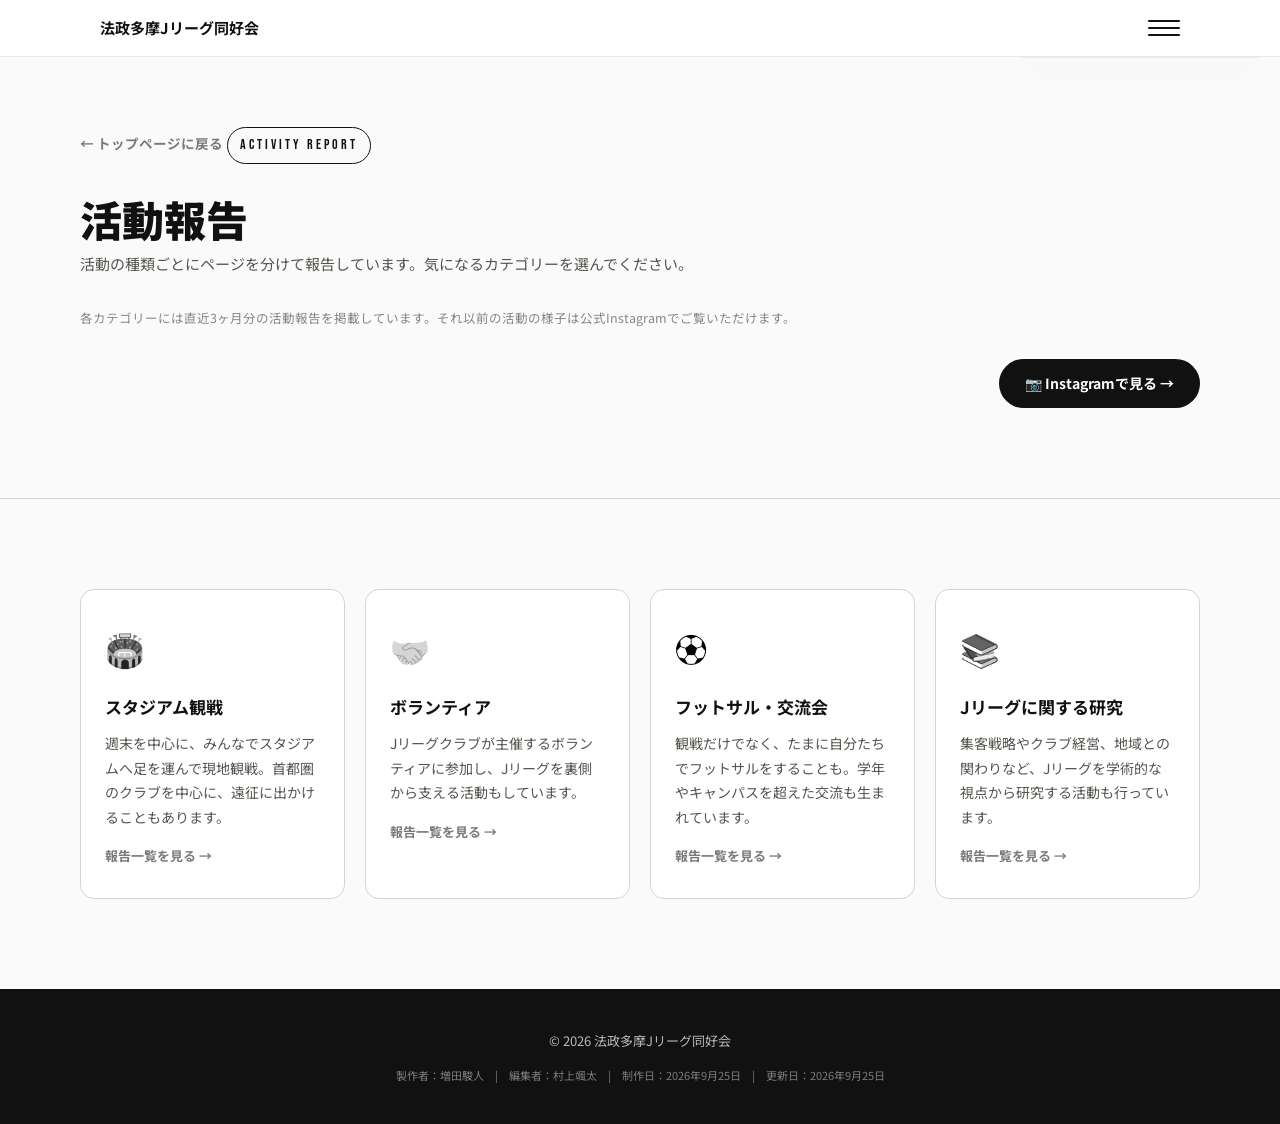
<file: reports.html>
<!DOCTYPE html>
<html lang="ja">
<head>
<meta charset="UTF-8">
<meta name="viewport" content="width=device-width, initial-scale=1.0">
<title>活動報告アーカイブ | 法政多摩Jリーグ同好会</title>
<link rel="preconnect" href="https://fonts.googleapis.com">
<link href="https://fonts.googleapis.com/css2?family=Noto+Sans+JP:wght@400;500;700;900&family=Bebas+Neue&display=swap" rel="stylesheet">
<link rel="stylesheet" href="style.css">
</head>
<body>

<header class="site-header" id="header">
  <div class="header-inner">
    <a href="index.html" class="logo">
      <span class="logo-text">法政多摩Jリーグ同好会</span>
    </a>
    <nav class="nav" id="nav">
      <a href="index.html#news">お知らせ</a>
      <a href="index.html#about">同好会について</a>
      <a href="index.html#activity">活動内容</a>
      <a href="reports.html" class="nav-current">活動報告</a>
      <a href="index.html#schedule">イベントスケジュール</a>
      <a href="index.html#join">入会案内</a>
      <a href="index.html#contact">お問い合わせ</a>
      <a href="exchange.html">交流会申し込み</a>
    </nav>
    <button class="nav-toggle" id="navToggle" aria-label="メニューを開く">
      <span></span><span></span><span></span>
    </button>
  </div>
</header>

<main>

  <section class="report-hero">
    <div class="section-inner">
      <a href="index.html#reports" class="report-back">← トップページに戻る</a>
      <p class="hero-eyebrow hero-eyebrow-dark">ACTIVITY REPORT</p>
      <h1 class="report-hero-title">活動報告</h1>
      <p class="section-note">活動の種類ごとにページを分けて報告しています。気になるカテゴリーを選んでください。</p>
      <p class="section-note small">各カテゴリーには直近3ヶ月分の活動報告を掲載しています。それ以前の活動の様子は公式Instagramでご覧いただけます。</p>
      <a href="https://instagram.com/hoseitamajleague" target="_blank" rel="noopener" class="instagram-cta">📷 Instagramで見る →</a>
    </div>
  </section>

  <section class="section">
    <div class="section-inner">
      <div class="card-grid">
        <a class="activity-card" href="reports-stadium.html">
          <div class="card-icon">🏟️</div>
          <h3>スタジアム観戦</h3>
          <p>週末を中心に、みんなでスタジアムへ足を運んで現地観戦。首都圏のクラブを中心に、遠征に出かけることもあります。</p>
          <span class="card-link">報告一覧を見る →</span>
        </a>
        <a class="activity-card" href="reports-volunteer.html">
          <div class="card-icon">🤝</div>
          <h3>ボランティア</h3>
          <p>Jリーグクラブが主催するボランティアに参加し、Jリーグを裏側から支える活動もしています。</p>
          <span class="card-link">報告一覧を見る →</span>
        </a>
        <a class="activity-card" href="reports-futsal.html">
          <div class="card-icon">⚽</div>
          <h3>フットサル・交流会</h3>
          <p>観戦だけでなく、たまに自分たちでフットサルをすることも。学年やキャンパスを超えた交流も生まれています。</p>
          <span class="card-link">報告一覧を見る →</span>
        </a>
        <a class="activity-card" href="reports-research.html">
          <div class="card-icon">📚</div>
          <h3>Jリーグに関する研究</h3>
          <p>集客戦略やクラブ経営、地域との関わりなど、Jリーグを学術的な視点から研究する活動も行っています。</p>
          <span class="card-link">報告一覧を見る →</span>
        </a>
      </div>
    </div>
  </section>

</main>

<footer class="site-footer">
  <p>&copy; 2026 法政多摩Jリーグ同好会</p>
  <p class="footer-credit">製作者：増田駿人　|　編集者：<span data-content="footer_editor">村上颯太</span>　|　制作日：2026年9月25日　|　更新日：<span data-content="footer_updated">2026年9月25日</span></p>
</footer>

<script src="script.js"></script>
</body>
</html>
</file>
<file: style.css>
:root {
  --black: #111111;
  --black-soft: #2a2a2a;
  --gray-700: #4d4d4d;
  --gray-500: #7a7a7a;
  --gray-300: #d4d4d4;
  --gray-100: #f0f0f0;
  --paper: #fafafa;
  --white: #ffffff;
  --ink: #141414;
  --ink-soft: #55554f;
  --radius: 14px;
  --shadow: 0 10px 30px rgba(0, 0, 0, 0.10);
  --max-width: 1120px;
}

* { box-sizing: border-box; }

html { scroll-behavior: smooth; }

body {
  margin: 0;
  font-family: "Noto Sans JP", "Hiragino Sans", "Yu Gothic", sans-serif;
  color: var(--ink);
  background: var(--paper);
  line-height: 1.75;
  -webkit-font-smoothing: antialiased;
}

a { color: inherit; text-decoration: none; }
ul { margin: 0; padding: 0; list-style: none; }
img { max-width: 100%; display: block; }

/* ---------- Header ---------- */
.site-header {
  position: sticky;
  top: 0;
  z-index: 100;
  background: rgba(255, 255, 255, 0.92);
  backdrop-filter: blur(8px);
  border-bottom: 1px solid rgba(0, 0, 0, 0.08);
}

.header-inner {
  max-width: var(--max-width);
  margin: 0 auto;
  padding: 12px 20px;
  display: flex;
  align-items: center;
  justify-content: space-between;
}

.logo {
  display: flex;
  align-items: center;
  gap: 10px;
}

.logo-text {
  font-weight: 700;
  font-size: 15px;
  white-space: nowrap;
  color: var(--black);
}

.nav {
  position: absolute;
  top: 100%;
  right: 20px;
  left: auto;
  display: flex;
  flex-direction: column;
  gap: 0;
  width: 240px;
  max-height: 0;
  overflow: hidden;
  background: var(--white);
  border: 1px solid rgba(0,0,0,0.08);
  border-radius: 0 0 12px 12px;
  box-shadow: var(--shadow);
  transition: max-height 0.25s ease;
}

.nav.open {
  max-height: 600px;
}

.nav a {
  font-size: 14px;
  font-weight: 500;
  color: var(--ink);
  position: relative;
  padding: 16px 20px;
  border-top: 1px solid rgba(0,0,0,0.06);
}

.nav a:first-child {
  border-top: none;
}

.nav a::after {
  display: none;
}

.nav a:hover {
  background: var(--gray-100);
}

.nav-toggle {
  display: flex;
  flex-direction: column;
  justify-content: center;
  gap: 5px;
  width: 32px;
  height: 32px;
  background: none;
  border: none;
  cursor: pointer;
  padding: 0;
}

.nav-toggle span {
  display: block;
  width: 100%;
  height: 2px;
  background: var(--black);
  border-radius: 2px;
}

/* ---------- Hero ---------- */
.hero {
  position: relative;
  overflow: hidden;
  background: var(--black);
  color: var(--white);
  padding: 100px 20px 120px;
}

.hero-slideshow {
  position: absolute;
  inset: 0;
  z-index: 0;
}

.hero-slide {
  position: absolute;
  inset: 0;
  background-size: cover;
  background-position: center;
  opacity: 0;
  transition: opacity 1.5s ease;
}

.hero-slide.is-active {
  opacity: 1;
}

.hero-overlay {
  position: absolute;
  inset: 0;
  z-index: 1;
  background: linear-gradient(160deg, rgba(0,0,0,0.75) 0%, rgba(42,42,42,0.55) 60%, rgba(17,17,17,0.8) 100%);
}

.pitch-lines {
  position: absolute;
  inset: 0;
  z-index: 2;
  opacity: 0.1;
  background-image:
    repeating-linear-gradient(0deg, transparent, transparent 78px, rgba(255,255,255,0.6) 78px, rgba(255,255,255,0.6) 80px);
  pointer-events: none;
}

.pitch-lines::after {
  content: "";
  position: absolute;
  top: 50%;
  left: 50%;
  width: 260px;
  height: 260px;
  border: 2px solid rgba(255,255,255,0.4);
  border-radius: 50%;
  transform: translate(-50%, -50%);
}

.hero-inner {
  position: relative;
  max-width: var(--max-width);
  margin: 0 auto;
  z-index: 3;
}

.hero-text {
  min-width: 0;
}

.hero-eyebrow {
  font-family: "Bebas Neue", sans-serif;
  letter-spacing: 3px;
  color: var(--white);
  font-size: 14px;
  margin: 0 0 18px;
  border: 1px solid rgba(255,255,255,0.5);
  display: inline-block;
  padding: 5px 12px;
  border-radius: 999px;
}

.hero-eyebrow--brand {
  font-family: "Noto Sans JP", sans-serif;
  font-weight: 700;
  letter-spacing: 1px;
  font-size: 20px;
  padding: 8px 18px;
}

.hero-title {
  font-size: clamp(32px, 5.5vw, 56px);
  font-weight: 900;
  line-height: 1.35;
  margin: 0 0 24px;
}

.hero-lead {
  font-size: 16px;
  color: rgba(255,255,255,0.82);
  max-width: 520px;
  margin: 0 0 36px;
}

.hero-buttons {
  display: flex;
  gap: 16px;
  flex-wrap: wrap;
}

.btn {
  display: inline-block;
  padding: 14px 28px;
  border-radius: 999px;
  font-weight: 700;
  font-size: 14px;
  transition: transform 0.15s ease, box-shadow 0.15s ease, background 0.15s ease, color 0.15s ease;
}

.btn-primary {
  background: var(--white);
  color: var(--black);
}

.btn-primary:hover {
  transform: translateY(-2px);
  box-shadow: 0 8px 20px rgba(255, 255, 255, 0.25);
}

.btn-outline {
  border: 1.5px solid rgba(255,255,255,0.6);
  color: var(--white);
}

.btn-outline:hover {
  background: var(--white);
  color: var(--black);
  transform: translateY(-2px);
}

/* ---------- Report page ---------- */
.report-hero {
  padding: 70px 20px 50px;
  border-bottom: 1px solid var(--gray-300);
}

.hero-eyebrow-dark {
  color: var(--black);
  border-color: var(--black);
}

.report-back-row {
  display: flex;
  flex-wrap: wrap;
  gap: 20px;
  margin-bottom: 22px;
}

.report-back {
  display: inline-block;
  margin-bottom: 22px;
  font-size: 13.5px;
  font-weight: 700;
  color: var(--gray-500);
  transition: color 0.15s ease;
}

.report-back-row .report-back {
  margin-bottom: 0;
}

.report-back:hover {
  color: var(--black);
}

.report-hero-title {
  font-size: clamp(28px, 4.5vw, 42px);
  font-weight: 900;
  color: var(--black);
  margin: 0 0 16px;
}

.report-category {
  scroll-margin-top: 90px;
  margin-bottom: 40px;
}

.report-category:last-of-type {
  margin-bottom: 0;
}

.report-category-title {
  font-size: 18px;
  font-weight: 700;
  color: var(--black);
  margin: 0 0 16px;
}

.reports-archive-btn {
  display: block;
  width: fit-content;
  margin: 10px auto 0;
  text-decoration: none;
}

.report-list {
  display: grid;
  gap: 18px;
}

.report-soon {
  background: var(--white);
  border: 1px dashed var(--gray-300);
  border-radius: var(--radius);
  padding: 30px 28px;
  text-align: center;
}

.report-soon-badge {
  display: inline-block;
  font-family: "Bebas Neue", sans-serif;
  letter-spacing: 2px;
  font-size: 13px;
  color: var(--white);
  background: var(--black);
  border-radius: 999px;
  padding: 6px 16px;
  margin-bottom: 12px;
}

.report-soon p {
  margin: 0;
  font-size: 14px;
  color: var(--ink-soft);
}

.report-entry {
  background: var(--white);
  border: 1px solid var(--gray-300);
  border-radius: var(--radius);
  padding: 26px 28px;
}

.gallery-trigger {
  cursor: pointer;
  transition: border-color 0.15s ease, box-shadow 0.15s ease;
}

.gallery-trigger:hover,
.gallery-trigger:focus-visible {
  border-color: var(--black);
  box-shadow: var(--shadow);
  outline: none;
}

.gallery-hint {
  display: inline-block;
  margin-top: 14px;
  font-size: 13px;
  font-weight: 700;
  color: var(--gray-500);
}

.gallery-trigger:hover .gallery-hint,
.gallery-trigger:focus-visible .gallery-hint {
  color: var(--black);
}

/* ---------- Gallery modal ---------- */
.gallery-modal {
  display: none;
  position: fixed;
  inset: 0;
  z-index: 1000;
  background: rgba(0, 0, 0, 0.75);
  padding: 60px 20px;
  overflow-y: auto;
}

.gallery-modal.open {
  display: block;
}

.gallery-modal-inner {
  position: relative;
  max-width: 720px;
  margin: 0 auto;
  background: var(--white);
  border-radius: var(--radius);
  padding: 32px;
}

.gallery-modal-close {
  position: absolute;
  top: 16px;
  right: 16px;
  width: 36px;
  height: 36px;
  border-radius: 50%;
  border: none;
  background: var(--black);
  color: var(--white);
  font-size: 18px;
  line-height: 1;
  cursor: pointer;
}

.gallery-modal-title {
  margin: 0 40px 20px 0;
  font-size: 19px;
  color: var(--black);
}

.gallery-modal-grid {
  display: grid;
  grid-template-columns: repeat(2, 1fr);
  gap: 14px;
}

.gallery-modal-grid img {
  width: 100%;
  border-radius: 10px;
  border: 1px solid var(--gray-300);
}

@media (max-width: 560px) {
  .gallery-modal-grid {
    grid-template-columns: 1fr;
  }
}

.report-date {
  display: inline-block;
  font-family: "Bebas Neue", sans-serif;
  letter-spacing: 1px;
  font-size: 14px;
  color: var(--gray-500);
  margin-bottom: 8px;
}

.news-badge {
  display: inline-block;
  background: var(--black);
  color: var(--white);
  font-family: "Bebas Neue", sans-serif;
  letter-spacing: 1px;
  font-size: 11px;
  padding: 3px 10px;
  border-radius: 999px;
  margin-right: 10px;
  vertical-align: middle;
}

.news-badge--priority {
  background: var(--white);
  color: var(--black);
  border: 1.5px solid var(--black);
}

.report-entry--priority {
  border-width: 2px;
  border-color: var(--black);
}

.is-expired {
  background: var(--gray-100);
}

.is-expired h3 {
  color: var(--gray-500);
}

.expired-badge {
  display: inline-block;
  background: none;
  color: var(--gray-500);
  font-size: 11px;
  font-weight: 700;
  padding: 3px 10px;
  border: 1px solid var(--gray-300);
  border-radius: 999px;
  margin-right: 10px;
  margin-bottom: 8px;
  vertical-align: middle;
}

.report-entry h3,
.report-entry h4 {
  margin: 0 0 10px;
  font-size: 17px;
  color: var(--black);
}

.report-entry p {
  margin: 0;
  font-size: 14.5px;
  color: var(--ink-soft);
}

.nav-current {
  font-weight: 700;
}

/* ---------- Exchange form ---------- */
.form-wrap {
  max-width: 620px;
}

.gform-cta {
  background: var(--white);
  border: 1px solid var(--gray-300);
  border-radius: var(--radius);
  padding: 40px 32px;
  text-align: center;
}

.gform-cta-lead {
  margin: 0 0 22px;
  color: var(--ink-soft);
  font-size: 15px;
}

.gform-cta .btn-submit {
  display: inline-block;
}

.gform-cta .section-note {
  margin: 20px 0 0;
  word-break: break-all;
}

/* ---------- Sections ---------- */
.section {
  padding: 90px 20px;
}

.section-alt {
  background: var(--gray-100);
}

.section-inner {
  max-width: var(--max-width);
  margin: 0 auto;
}

.section-label {
  font-family: "Bebas Neue", sans-serif;
  letter-spacing: 3px;
  color: var(--gray-500);
  font-size: 14px;
  margin: 0 0 10px;
}

.section-title {
  font-size: clamp(24px, 3.5vw, 34px);
  font-weight: 900;
  color: var(--black);
  margin: 0 0 40px;
}

.section-note {
  color: var(--ink-soft);
  margin: -20px 0 30px;
  font-size: 15px;
}

.section-note.small {
  font-size: 12.5px;
  margin-top: 20px;
  opacity: 0.7;
}

/* ---------- About ---------- */
.about-grid {
  display: grid;
  grid-template-columns: 1fr;
  max-width: 720px;
}

.about-text p {
  margin: 0 0 18px;
  color: var(--ink-soft);
  font-size: 15.5px;
}

/* ---------- Activity cards ---------- */
.card-grid {
  display: grid;
  grid-template-columns: repeat(4, 1fr);
  gap: 20px;
}

.activity-card {
  display: block;
  background: var(--white);
  border: 1px solid var(--gray-300);
  border-radius: var(--radius);
  padding: 30px 24px;
  cursor: pointer;
  transition: transform 0.2s ease, box-shadow 0.2s ease, border-color 0.2s ease;
}

.activity-card--media {
  display: flex;
  flex-direction: column;
  padding: 0;
  overflow: hidden;
}

.activity-card-image {
  aspect-ratio: 4 / 3;
  width: 100%;
  overflow: hidden;
}

.activity-card-image img {
  width: 100%;
  height: 100%;
  object-fit: cover;
  display: block;
}

.activity-card-body {
  display: flex;
  flex-direction: column;
  flex: 1;
  padding: 24px;
}

.report-preview-card {
  display: flex;
  flex-direction: column;
  background: var(--white);
  border: 1px solid var(--gray-300);
  border-radius: var(--radius);
  overflow: hidden;
  cursor: pointer;
  transition: transform 0.2s ease, box-shadow 0.2s ease, border-color 0.2s ease;
}

.report-preview-card:hover {
  transform: translateY(-6px);
  box-shadow: var(--shadow);
  border-color: var(--black);
}

.report-preview-image {
  aspect-ratio: 4 / 3;
  width: 100%;
  overflow: hidden;
}

.report-preview-image img {
  width: 100%;
  height: 100%;
  object-fit: cover;
  display: block;
}

.report-preview-title {
  margin: 0;
  padding: 18px 20px;
  font-size: 16px;
  color: var(--black);
}

.activity-card:hover {
  transform: translateY(-6px);
  box-shadow: var(--shadow);
  border-color: var(--black);
}

.card-link {
  display: inline-block;
  margin-top: 16px;
  font-size: 13px;
  font-weight: 700;
  color: var(--black);
  opacity: 0.55;
  transition: opacity 0.2s ease;
}

.activity-card:hover .card-link,
.card-link:hover {
  opacity: 1;
}

.card-icon {
  font-size: 32px;
  margin-bottom: 16px;
  filter: grayscale(1) contrast(1.15);
}

.activity-card h3 {
  margin: 0 0 10px;
  font-size: 17px;
  color: var(--black);
}

.activity-card p {
  margin: 0;
  font-size: 14px;
  color: var(--ink-soft);
}

/* ---------- Schedule ---------- */
.schedule-table-wrap {
  overflow-x: auto;
  background: var(--white);
  border: 1px solid var(--gray-300);
  border-radius: var(--radius);
}

.schedule-table {
  width: 100%;
  border-collapse: collapse;
  min-width: 480px;
}

.schedule-table th,
.schedule-table td {
  text-align: left;
  padding: 16px 20px;
  font-size: 14.5px;
  border-bottom: 1px solid var(--gray-300);
}

.schedule-table th {
  background: var(--black);
  color: var(--white);
  font-weight: 500;
}

.schedule-table tr:last-child td {
  border-bottom: none;
}

.schedule-caption {
  font-size: 12.5px;
  color: var(--ink-soft);
  margin-top: 14px;
}

/* ---------- Join ---------- */
.join-grid {
  display: grid;
  grid-template-columns: 1.4fr 1fr;
  gap: 50px;
}

.join-text h3 {
  margin: 0 0 18px;
  font-size: 18px;
  color: var(--black);
}

.join-list li {
  position: relative;
  padding-left: 26px;
  margin-bottom: 12px;
  color: var(--ink-soft);
  font-size: 15px;
}

.join-list li::before {
  content: "⚽";
  position: absolute;
  left: 0;
  top: 0;
  font-size: 13px;
}

.join-note {
  margin-top: 22px;
  color: var(--ink-soft);
  font-size: 14px;
}

.join-note + .join-note {
  margin-top: 10px;
}

.join-note a {
  color: var(--black);
  font-weight: 700;
  text-decoration: underline;
}

.join-steps {
  display: flex;
  flex-direction: column;
  gap: 18px;
}

.step-arrow {
  align-self: center;
  width: 200px;
  padding: 10px 0 22px;
  background: var(--black);
  color: var(--white);
  font-size: 13px;
  font-weight: 700;
  letter-spacing: 1px;
  text-align: center;
  clip-path: polygon(0 0, 100% 0, 100% 65%, 50% 100%, 0 65%);
}

.step {
  background: var(--white);
  border: 1px solid var(--gray-300);
  border-radius: var(--radius);
  padding: 20px 24px;
  display: flex;
  align-items: center;
  gap: 18px;
}

.step-num {
  font-family: "Bebas Neue", sans-serif;
  font-size: 16px;
  width: 36px;
  height: 36px;
  border-radius: 50%;
  background: var(--black);
  color: var(--white);
  display: flex;
  align-items: center;
  justify-content: center;
  flex-shrink: 0;
  letter-spacing: 0.5px;
}

.step p {
  margin: 0;
  font-size: 14.5px;
  color: var(--ink);
}

/* ---------- Contact ---------- */
.sns-links {
  display: flex;
  gap: 16px;
  flex-wrap: wrap;
}

.instagram-cta {
  display: flex;
  width: fit-content;
  align-items: center;
  gap: 8px;
  margin: 12px 0 40px auto;
  background: var(--black);
  color: var(--white);
  font-weight: 700;
  font-size: 14px;
  padding: 12px 26px;
  border-radius: 999px;
  transition: transform 0.15s ease, box-shadow 0.15s ease, opacity 0.15s ease;
}

.instagram-cta:hover {
  transform: translateY(-2px);
  box-shadow: var(--shadow);
  opacity: 0.85;
}

.sns-link {
  display: flex;
  align-items: center;
  gap: 10px;
  background: var(--white);
  border: 1.5px solid var(--black);
  border-radius: 999px;
  padding: 14px 26px;
  font-weight: 700;
  font-size: 14px;
  color: var(--black);
  transition: transform 0.15s ease, background 0.15s ease, color 0.15s ease;
}

.sns-link:hover {
  transform: translateY(-3px);
  background: var(--black);
  color: var(--white);
}

.sns-icon {
  font-size: 18px;
  filter: grayscale(1) contrast(1.15);
}

/* ---------- Footer ---------- */
.site-footer {
  background: var(--black);
  color: rgba(255,255,255,0.7);
  text-align: center;
  padding: 28px 20px;
  font-size: 13px;
}

.footer-credit {
  margin-top: 8px;
  font-size: 11px;
  color: rgba(255,255,255,0.45);
}

/* ---------- Responsive ---------- */
@media (max-width: 860px) {
  .about-grid,
  .join-grid {
    grid-template-columns: 1fr;
  }

  .card-grid {
    grid-template-columns: repeat(2, 1fr);
  }

}

@media (max-width: 720px) {
  .nav {
    right: 20px;
    left: 20px;
    width: auto;
  }

  .hero {
    padding: 70px 20px 90px;
  }
}

@media (max-width: 520px) {
  .card-grid {
    grid-template-columns: 1fr;
  }

  .hero-buttons {
    flex-direction: column;
  }

  .btn {
    text-align: center;
  }
}
</file>
